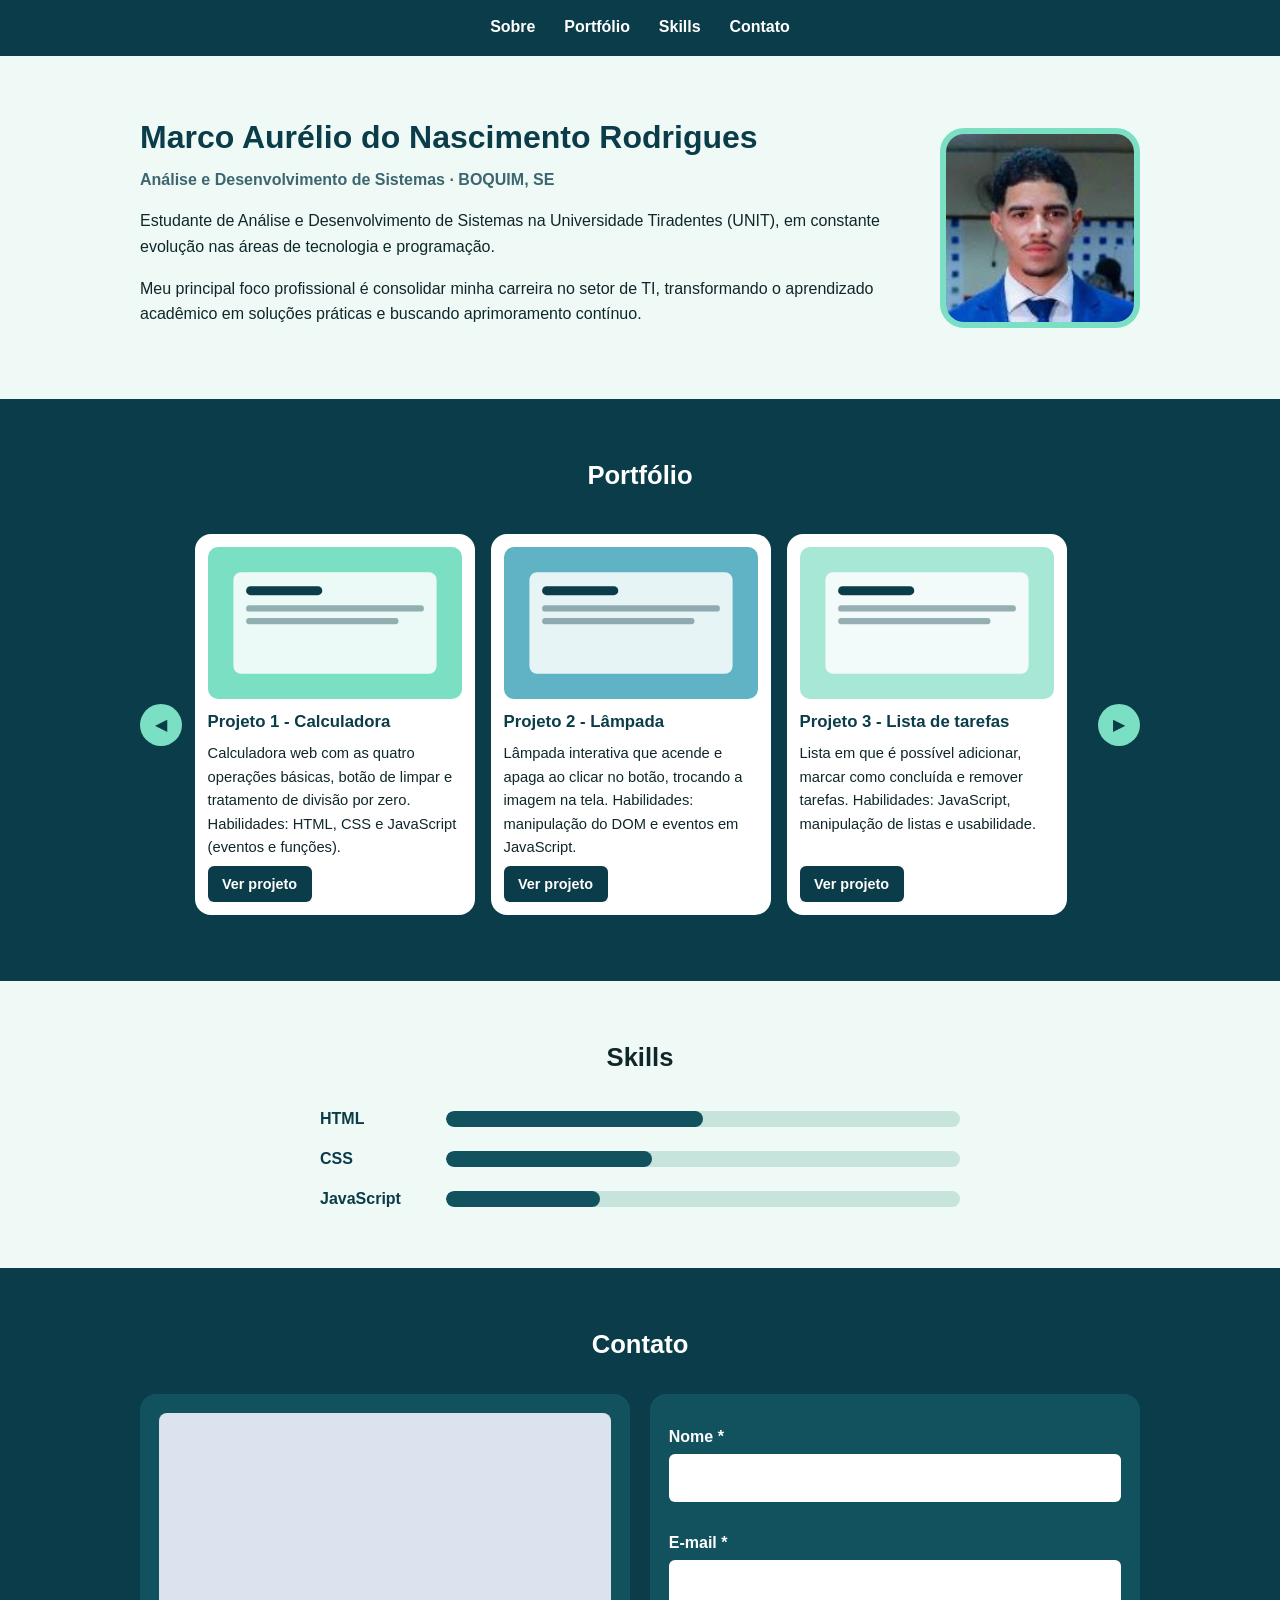
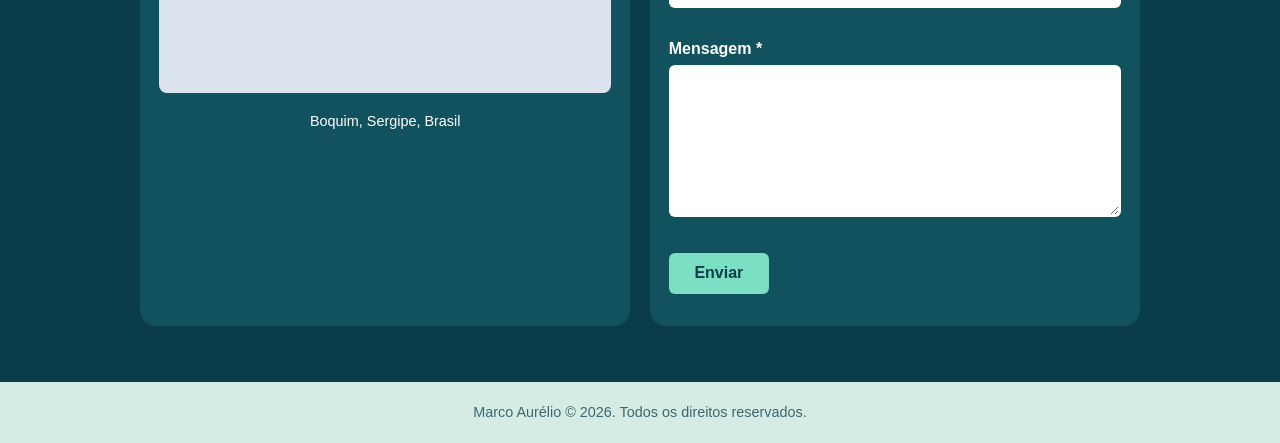
<file: index.html>
<!DOCTYPE html>
<html lang="pt-BR">
<head>
  <meta charset="UTF-8">
  <meta name="viewport" content="width=device-width, initial-scale=1.0">
  <meta name="description" content="Portfólio pessoal de Marco Aurélio, estudante de tecnologia.">
  <title>Marco Aurélio | Portfólio</title>
  <link rel="stylesheet" href="estilo.css">
</head>
<body>
  <a class="pular" href="#sobre">Pular para o conteúdo</a>

  <header class="topo">
    <nav aria-label="Menu principal">
      <a href="#sobre">Sobre</a>
      <a href="#portfolio">Portfólio</a>
      <a href="#skills">Skills</a>
      <a href="#contato">Contato</a>
    </nav>
  </header>

  <main>
    <!-- SOBRE -->
    <section id="sobre" class="secao claro">
      <div class="conteudo sobre">
        <img class="foto" src="imagens/foto.jpg" alt="Foto de perfil de Marco Aurélio" width="200" height="200">
        <div>
          <h1>Marco Aurélio do Nascimento Rodrigues</h1>
          <p class="subtitulo">Análise e Desenvolvimento de Sistemas · BOQUIM, SE</p>
          <p>Estudante de Análise e Desenvolvimento de Sistemas na Universidade Tiradentes (UNIT), em constante evolução nas áreas de tecnologia e programação. 
</p>
          <p>Meu principal foco profissional é consolidar minha carreira no setor de TI, transformando o aprendizado acadêmico em soluções práticas e buscando aprimoramento contínuo.</p>
        </div>
      </div>
    </section>

    <!-- PORTFOLIO -->
    <section id="portfolio" class="secao escuro">
      <div class="conteudo">
        <h2>Portfólio</h2>
        <div class="carrossel">
          <button class="seta" id="anterior" aria-label="Projeto anterior">&#9664;</button>
          <ul class="trilho" id="trilho" tabindex="0" aria-label="Lista de projetos">
            <li class="cartao">
              <img src="imagens/p1.svg" alt="Ilustração do Projeto 1" loading="lazy">
              <h3>Projeto 1 - Calculadora</h3>
              <p>Calculadora web com as quatro operações básicas, botão de limpar e tratamento de divisão por zero. Habilidades: HTML, CSS e JavaScript (eventos e funções).</p>
              <a href="projetos/Calc/index.html" class="link">Ver projeto</a>
            </li>
            <li class="cartao">
              <img src="imagens/p2.svg" alt="Ilustração do Projeto 2" loading="lazy">
              <h3>Projeto 2 - Lâmpada</h3>
              <p>Lâmpada interativa que acende e apaga ao clicar no botão, trocando a imagem na tela. Habilidades: manipulação do DOM e eventos em JavaScript.</p>
              <a href="projetos/Lampada/index.html" class="link">Ver projeto</a>
            </li>
            <li class="cartao">
              <img src="imagens/p3.svg" alt="Ilustração do Projeto 3" loading="lazy">
              <h3>Projeto 3 - Lista de tarefas</h3>
              <p>Lista em que é possível adicionar, marcar como concluída e remover tarefas. Habilidades: JavaScript, manipulação de listas e usabilidade.</p>
              <a href="projetos/lista-tarefas/index.html" class="link">Ver projeto</a>
            </li>
          </ul>
          <button class="seta" id="proximo" aria-label="Próximo projeto">&#9654;</button>
        </div>
      </div>
    </section>

    <!-- SKILLS -->
    <section id="skills" class="secao claro">
      <div class="conteudo">
        <h2>Skills</h2>
        <ul class="skills">
          <li><span class="nome">HTML</span><div class="barra" role="progressbar" aria-valuenow="50" aria-valuemin="0" aria-valuemax="100" aria-label="HTML: 50%"><div style="width:50%"></div></div></li>
          <li><span class="nome">CSS</span><div class="barra" role="progressbar" aria-valuenow="40" aria-valuemin="0" aria-valuemax="100" aria-label="CSS: 40%"><div style="width:40%"></div></div></li>
          <li><span class="nome">JavaScript</span><div class="barra" role="progressbar" aria-valuenow="30" aria-valuemin="0" aria-valuemax="100" aria-label="JavaScript: 30%"><div style="width:30%"></div></div></li>
        </ul>
      </div>
    </section>

    <!-- CONTATO -->
    <section id="contato" class="secao escuro">
      <div class="conteudo">
        <h2>Contato</h2>
        <div class="contato">
          <div class="caixa mapa">
            <iframe title="Mapa: Boquim, Sergipe" loading="lazy" referrerpolicy="no-referrer-when-downgrade"
              src="https://www.google.com/maps?q=Boquim,+SE&amp;output=embed"></iframe>
            <p class="legenda">Boquim, Sergipe, Brasil</p>
          </div>
          <form class="caixa" id="form" novalidate>
            <label for="nome">Nome *</label>
            <input type="text" id="nome" name="nome" autocomplete="name" aria-describedby="erro-nome">
            <span class="erro" id="erro-nome" role="alert"></span>

            <label for="email">E-mail *</label>
            <input type="email" id="email" name="email" autocomplete="email" aria-describedby="erro-email">
            <span class="erro" id="erro-email" role="alert"></span>

            <label for="mensagem">Mensagem *</label>
            <textarea id="mensagem" name="mensagem" rows="5" aria-describedby="erro-mensagem"></textarea>
            <span class="erro" id="erro-mensagem" role="alert"></span>

            <button type="submit">Enviar</button>
            <p class="sucesso" id="sucesso" role="status"></p>
          </form>
        </div>
      </div>
    </section>
  </main>

  <footer class="rodape">
    <p>Marco Aurélio &copy; <span id="ano">2026</span>. Todos os direitos reservados.</p>
  </footer>

  <script src="script.js"></script>
</body>
</html>
</file>
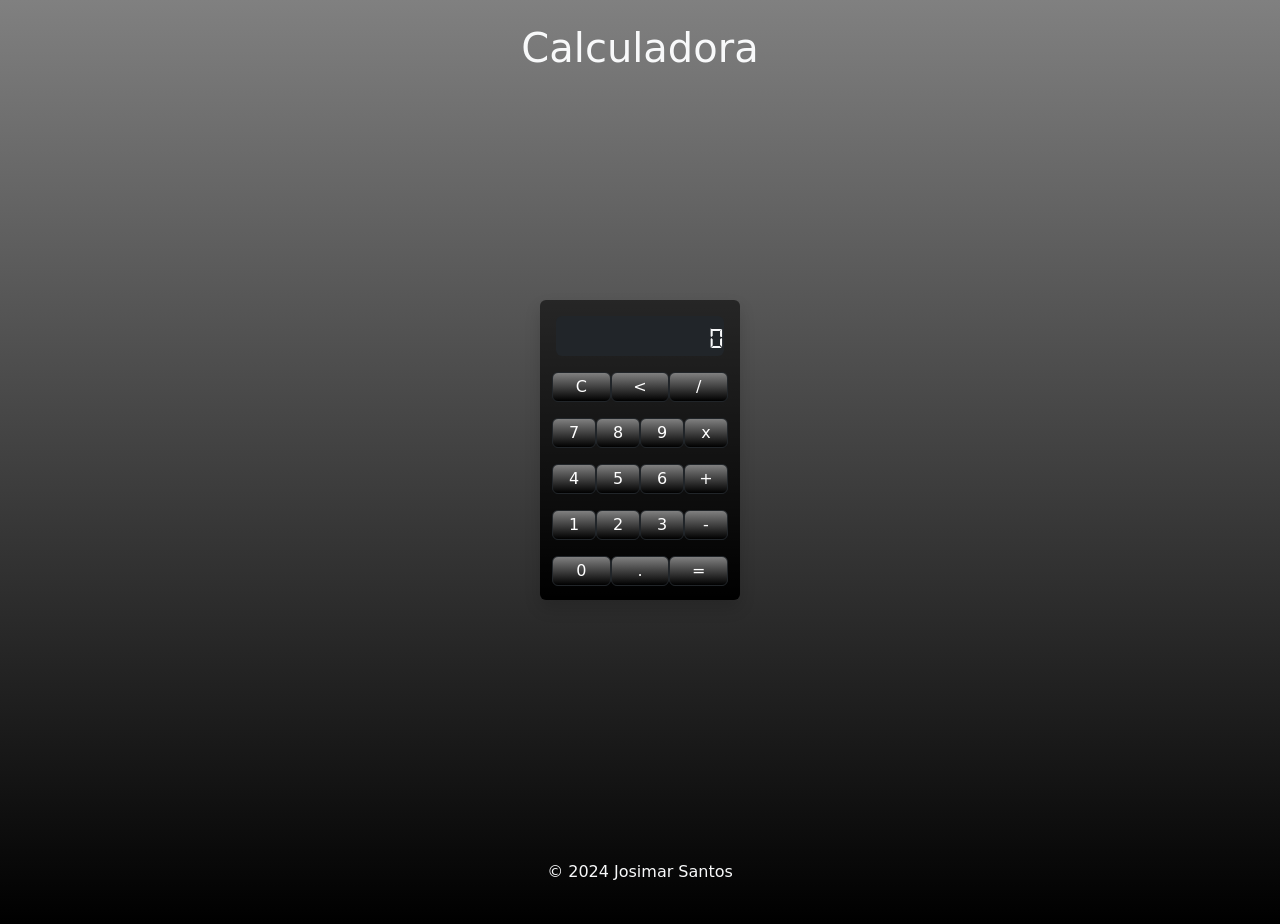
<file: projetos/Calc/index.html>
<!DOCTYPE html>
<html lang="en">
<head>
    <meta charset="UTF-8">
    <meta name="viewport" content="width=device-width, initial-scale=1.0">
    <title>Calculator</title>
    <link rel="stylesheet" href="style.css">
    <link href="https://cdn.jsdelivr.net/npm/bootstrap@5.3.3/dist/css/bootstrap.min.css" rel="stylesheet" integrity="sha384-QWTKZyjpPEjISv5WaRU9OFeRpok6YctnYmDr5pNlyT2bRjXh0JMhjY6hW+ALEwIH" crossorigin="anonymous">
</head>
<body>
    <header class="header text-center my-4">
        <h1 class="text-light">Calculadora</h1>
    </header>
    <main class="d-flex justify-content-center">
        <div class="calc bg-black bg-gradient p-3 rounded shadow">
            <div class="display bg-dark pb-3 mb-3 rounded text-light text-end" id="display"></div>
            <div class="btns">
                <div class="row g-2"> 
                    <button onclick="clean()" class="btn col btn-dark d-flex justify-content-center align-items-center" aria-label="Clear">C</button>
                    <button onclick="back()" class="btn col btn-dark d-flex justify-content-center align-items-center" aria-label="Backspace"><</button>
                    <button onclick="insert('/')" class="btn col btn-dark d-flex justify-content-center align-items-center" aria-label="Divide">/</button>
                </div>
                <div class="row g-2 mt-2">
                    <button onclick="insert('7')" class="btn col btn-dark d-flex justify-content-center align-items-center" aria-label="Seven">7</button>
                    <button onclick="insert('8')" class="btn col btn-dark d-flex justify-content-center align-items-center" aria-label="Eight">8</button>
                    <button onclick="insert('9')" class="btn col btn-dark d-flex justify-content-center align-items-center" aria-label="Nine">9</button>
                    <button onclick="insert('x')" class="btn col btn-dark d-flex justify-content-center align-items-center" aria-label="Multiply">x</button>
                </div>
                <div class="row g-2 mt-2">
                    <button onclick="insert('4')" class="btn col btn-dark d-flex justify-content-center align-items-center" aria-label="Four">4</button>
                    <button onclick="insert('5')" class="btn col btn-dark d-flex justify-content-center align-items-center" aria-label="Five">5</button>
                    <button onclick="insert('6')" class="btn col btn-dark d-flex justify-content-center align-items-center" aria-label="Six">6</button>
                    <button onclick="insert('+')" class="btn col btn-dark d-flex justify-content-center align-items-center" aria-label="Add">+</button>
                </div>
                <div class="row g-2 mt-2">
                    <button onclick="insert('1')" class="btn col btn-dark d-flex justify-content-center align-items-center" aria-label="One">1</button>
                    <button onclick="insert('2')" class="btn col btn-dark d-flex justify-content-center align-items-center" aria-label="Two">2</button>
                    <button onclick="insert('3')" class="btn col btn-dark d-flex justify-content-center align-items-center" aria-label="Three">3</button>
                    <button onclick="insert('-')" class="btn col btn-dark d-flex justify-content-center align-items-center" aria-label="Subtract">-</button>
                </div>
                <div class="row g-2 mt-2">
                    <button onclick="insert('0')" class="btn col btn-dark d-flex justify-content-center align-items-center" aria-label="Zero">0</button>
                    <button onclick="insert('.')" class="btn col btn-dark d-flex justify-content-center align-items-center" aria-label="Decimal">.</button>
                    <button onclick="calcular()" class="btn col btn-dark d-flex justify-content-center align-items-center" aria-label="Equals">=</button>
                </div>
            </div>
        </div>
    </main>
    <footer class="footer text-light fixed-bottom mt-auto text-center">
        <p>&copy; 2024 Josimar Santos</p>
    </footer>
    <script src="script.js"></script>
    <script src="https://cdn.jsdelivr.net/npm/bootstrap@5.3.3/dist/js/bootstrap.bundle.min.js" integrity="sha384-YvpcrYf0tY3lHB60NNkmXc5s9fDVZLESaAA55NDzOxhy9GkcIdslK1eN7N6jIeHz" crossorigin="anonymous"></script>
</body>
</html>
</file>
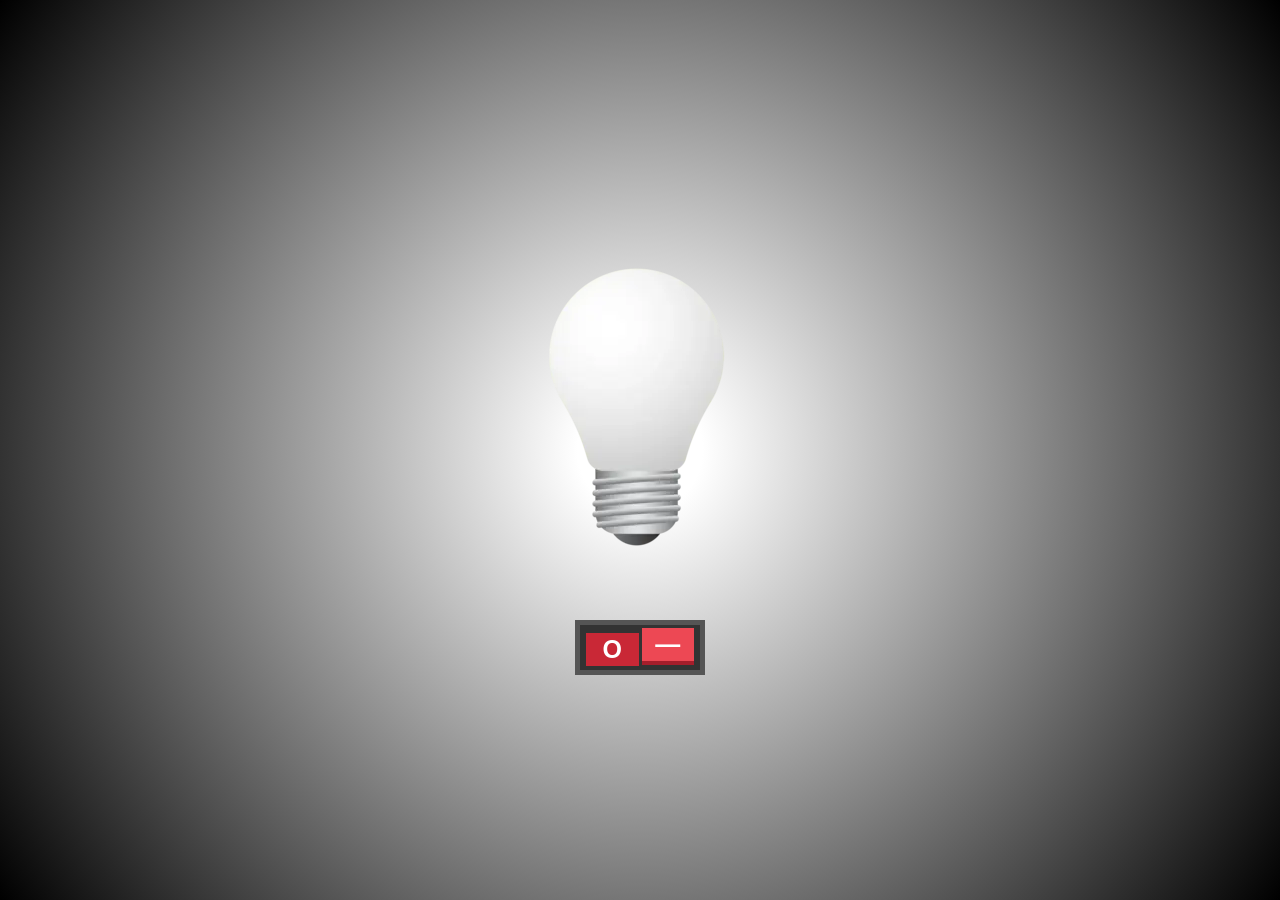
<file: projetos/Lampada/index.html>
<!DOCTYPE html>
<html lang="pt-BR">
<head>
    <meta charset="UTF-8">
    <meta name="viewport" content="width=device-width, initial-scale=1.0">
    <title>Lâmpada</title>
    <link rel="stylesheet" href="style.css">
    <script src="script.js" defer></script>
</head>
<body>
    <div class="container">
    <img id="lamp" src="assets/lamp_off.png" alt="Lâmpada apagada">

    <div class="interruptor">

        <button id="desligar" class="lado ativo" type="button">
            O
        </button>

        <button id="ligar" class="lado" type="button">
            —
        </button>

    </div>
</body>
</html>
</file>
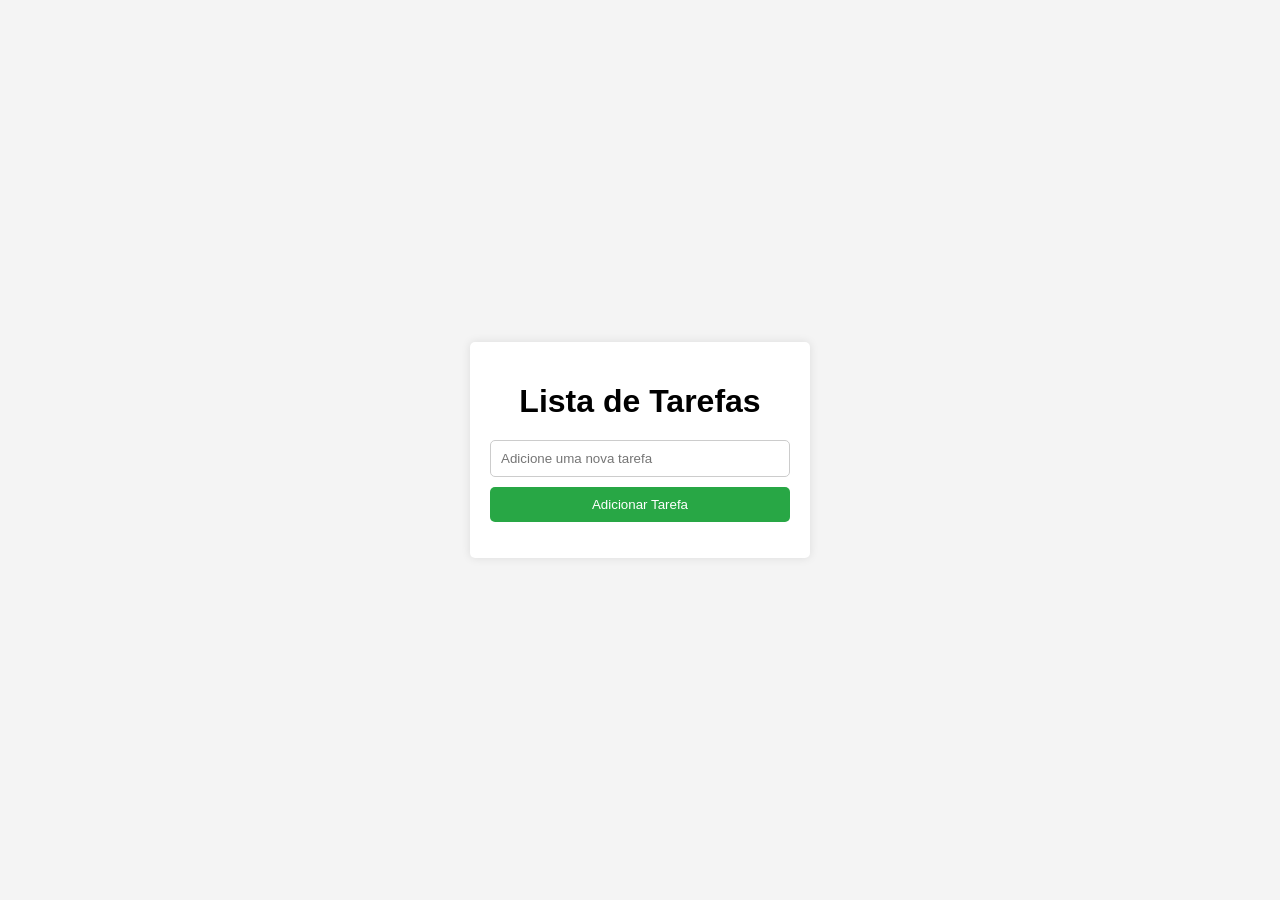
<file: projetos/lista-tarefas/index.html>
<html lang="pt-BR">
<head>
    <meta charset="UTF-8">
    <meta name="viewport" content="width=device-width, initial-scale=1.0">
    <title>Lista de Tarefas</title>
    <link rel="stylesheet" href="styles.css">
    <script src="script.js" defer></script>
</head>
<body>
    <div class="container">
        <h1>Lista de Tarefas</h1>
        <input type="text" id="taskInput" placeholder="Adicione uma nova tarefa">
        <button id="addTaskBtn">Adicionar Tarefa</button>
        <ul id="taskList">
            
        </ul>
    </div>
</body>
</html>
</file>
<file: estilo.css>
:root{
  --petroleo:#0b3c49; --petroleo2:#12525f; --menta:#7be0c3; --claro:#effaf6; --texto:#10272a; --branco:#ffffff;
}
*{box-sizing:border-box}
html{scroll-behavior:smooth;scroll-padding-top:60px}
body{margin:0;font-family:"Segoe UI",Roboto,Arial,sans-serif;color:var(--texto);line-height:1.6;background:var(--claro)}
img{max-width:100%;height:auto;display:block}
ul{list-style:none;margin:0;padding:0}
.pular{position:absolute;left:-999px;top:0;background:var(--branco);color:var(--petroleo);padding:.5rem 1rem;z-index:20}
.pular:focus{left:0}
:focus-visible{outline:3px solid var(--menta);outline-offset:2px}

.topo{position:sticky;top:0;z-index:10;background:var(--petroleo)}
.topo nav{max-width:1000px;margin:0 auto;padding:.7rem 1rem;display:flex;justify-content:center;flex-wrap:wrap;gap:.3rem 1.6rem}
.topo a{color:var(--branco);text-decoration:none;font-weight:600;padding:.2rem .1rem;border-bottom:2px solid transparent}
.topo a:hover{border-bottom-color:var(--menta)}

.secao{padding:3.5rem 1rem}
.conteudo{max-width:1000px;margin:0 auto}
.claro{background:var(--claro);color:var(--texto)}
.escuro{background:var(--petroleo);color:var(--branco)}
h1{font-size:2rem;margin:0 0 .2rem;color:var(--petroleo)}
h2{text-align:center;font-size:1.6rem;margin:0 0 1.8rem}
.subtitulo{margin-top:0;font-weight:600;color:#3d6670}

.sobre{display:flex;gap:2.5rem;align-items:center;flex-direction:row-reverse}
.foto{width:200px;height:200px;border-radius:24px;border:6px solid var(--menta);object-fit:cover;flex:none;background:var(--branco)}

.carrossel{display:flex;align-items:center;gap:.6rem}
.trilho{display:flex;gap:1rem;overflow-x:auto;scroll-snap-type:x mandatory;padding:.6rem .2rem;flex:1;scrollbar-width:thin}
.cartao{flex:0 0 280px;scroll-snap-align:center;background:var(--branco);color:var(--texto);border-radius:16px;padding:.8rem;display:flex;flex-direction:column;gap:.4rem}
.cartao img{border-radius:10px;width:100%}
.cartao h3{margin:.2rem 0 0;font-size:1.05rem;color:var(--petroleo)}
.cartao p{margin:0;font-size:.92rem;flex:1}
.link{align-self:flex-start;background:var(--petroleo);color:var(--branco);text-decoration:none;padding:.4rem .9rem;border-radius:6px;font-weight:600;font-size:.9rem}
.link:hover{background:var(--menta);color:var(--petroleo)}
.seta{flex:none;width:42px;height:42px;border-radius:50%;border:0;background:var(--menta);color:var(--petroleo);font-size:1rem;cursor:pointer}
.seta:hover{filter:brightness(.92)}

.skills{max-width:640px;margin:0 auto;display:grid;gap:.9rem}
.skills li{display:flex;align-items:center;gap:1rem}
.nome{flex:0 0 110px;font-weight:700;color:var(--petroleo)}
.barra{flex:1;height:16px;background:#c6e4dc;border-radius:99px;overflow:hidden}
.barra div{height:100%;background:var(--petroleo2);border-radius:99px}

.contato{display:grid;grid-template-columns:1fr 1fr;gap:1.2rem}
.caixa{background:var(--petroleo2);border-radius:16px;padding:1.2rem}
.mapa iframe{width:100%;height:280px;border:0;border-radius:8px;background:#dbe3ee}
.legenda{margin:.6rem 0 0;font-size:.9rem;text-align:center}
form label{display:block;font-weight:600;margin-top:.7rem}
input,textarea{width:100%;padding:.6rem;border-radius:6px;border:2px solid transparent;font:inherit;margin-top:.25rem;color:var(--texto)}
input.invalido,textarea.invalido{border-color:#ff8a80}
.erro{display:block;min-height:1.2em;font-size:.85rem;color:#ffd2cd;font-weight:600}
button[type=submit]{margin-top:.8rem;background:var(--menta);color:var(--petroleo);border:0;padding:.7rem 1.6rem;border-radius:6px;font-weight:700;font-size:1rem;cursor:pointer}
button[type=submit]:hover{filter:brightness(.92)}
.sucesso{margin:.8rem 0 0;font-weight:700;color:var(--menta)}

.rodape{background:#d5ece5;text-align:center;padding:1.2rem 1rem;font-size:.9rem;color:#3d6670}
.rodape p{margin:0}

@media (max-width:720px){
  .sobre{flex-direction:column;text-align:center}
  .contato{grid-template-columns:1fr}
  .seta{display:none}
  .cartao{flex-basis:85%}
  .nome{flex-basis:90px}
}
@media (prefers-reduced-motion:reduce){html{scroll-behavior:auto}}
</file>
<file: projetos/Calc/style.css>
*{
    margin: 0;
    padding: 0;
}

@font-face {
    font-family: 'DS-DIGI';
    src: url('ds_digital/DS-DIGI.TTF') format('truetype'),
         url('ds_digital/DS-DIGIB.TTF') format('truetype'),
         url('ds_digital/DS-DIGII.TTF') format('truetype'),
         url('ds_digital/DS-DIGIT.TTF') format('truetype');
}

body{
    background-image: linear-gradient(gray, black);
    background-repeat: no-repeat;
    height: 100vh;
    font-family: 'Courier New', Courier, monospace;
}

.calc{
    position: absolute;
    top: 50%;
    left: 50%;
    transform: translate(-50%, -50%);
    height: 300px;
    width: 200px;
    background-color: black;
    border-radius: 5px;    
    padding: 20px;
}

.display{
    background-color: white;
    height: 40px;
    width: auto;
    word-wrap: normal;
    overflow: hidden;
    border-radius: 5px;
    font-family: 'DS-DIGI', sans-serif;
    font-size: 30px;
}

.btn{
    font: 1em sans-serif;
    color: #fff;
    background-image: linear-gradient(gray, black);
    border-radius: 5px;
    padding: 5px;
    width: 30px;
    height: 30px;
}

/* O botão fica vermelho enquanto é pressionado, pelo mouse ou teclado. */
.btn:active,
.btn.tecla-pressionada {
    background: red !important;
    border-color: red !important;
    color: white !important;
}
</file>
<file: projetos/Lampada/style.css>
body {
    background: radial-gradient(circle, white 8%, black 100%);
    display: flex;
    justify-content: center;
    align-items: center;
    height: 100vh;
    margin: 0;
}

body.acesa {
    background: radial-gradient(circle, white 8%, yellow 100%);
}

.container {
    display: flex;
    flex-direction: column;
    align-items: center;
    gap: 35px;
}


.interruptor {
    display: flex;
    width: 130px;
    height: 55px;
    background: #333;
    padding: 6px;
    border: 5px solid #555;
    box-sizing: border-box;
    gap: 3px;
}


.lado {
    flex: 1;
    border: none;
    background: #ed4854;
    color: white;
    font-size: 25px;
    font-weight: bold;
    cursor: pointer;

    box-shadow: 0 4px 0 #a51e2b;
    transform: translateY(-3px);
    transition: all 0.1s ease;
}


.lado.ativo {
    transform: translateY(2px);
    box-shadow: 0 0 0 #a51e2b;
    background: #c92836;
}
</file>
<file: projetos/lista-tarefas/styles.css>
body {
    font-family: Arial, sans-serif;
    background-color: #f4f4f4;
    display: flex;
    justify-content: center;
    align-items: center;
    height: 100vh;
    margin: 0;
}

.container {
    background: #fff;
    padding: 20px;
    border-radius: 5px;
    box-shadow: 0 0 10px rgba(0,0,0,0.1);
    width: 300px;
    text-align: center;
}

h1 {
    margin-bottom: 20px;
}

input {
    padding: 10px;
    width: calc(100%);
    margin-bottom: 10px;
    border: 1px solid #ccc;
    border-radius: 5px;
}

button {
    padding: 10px 15px;
    background: #28a745;
    color: #fff;
    border: none;
    border-radius: 5px;
    cursor: pointer;
    width: 100%;
}

button:hover {
    background: #218838;
}

ul {
    list-style: none;
    padding: 0;
}

li {
    background: #f4f4f4;
    padding: 10px;
    margin-bottom: 10px;
    border-radius: 5px;
    display: flex;
    justify-content: space-between;
    align-items: center;
}

li button {
    background: #dc3545;
    border: none;
    color: #fff;
    padding: 5px 10px;
    border-radius: 5px;
    cursor: pointer;
    width: 30px;
    border-radius: 5px;
}

li button:hover {
    background: #c82333;
}
</file>
